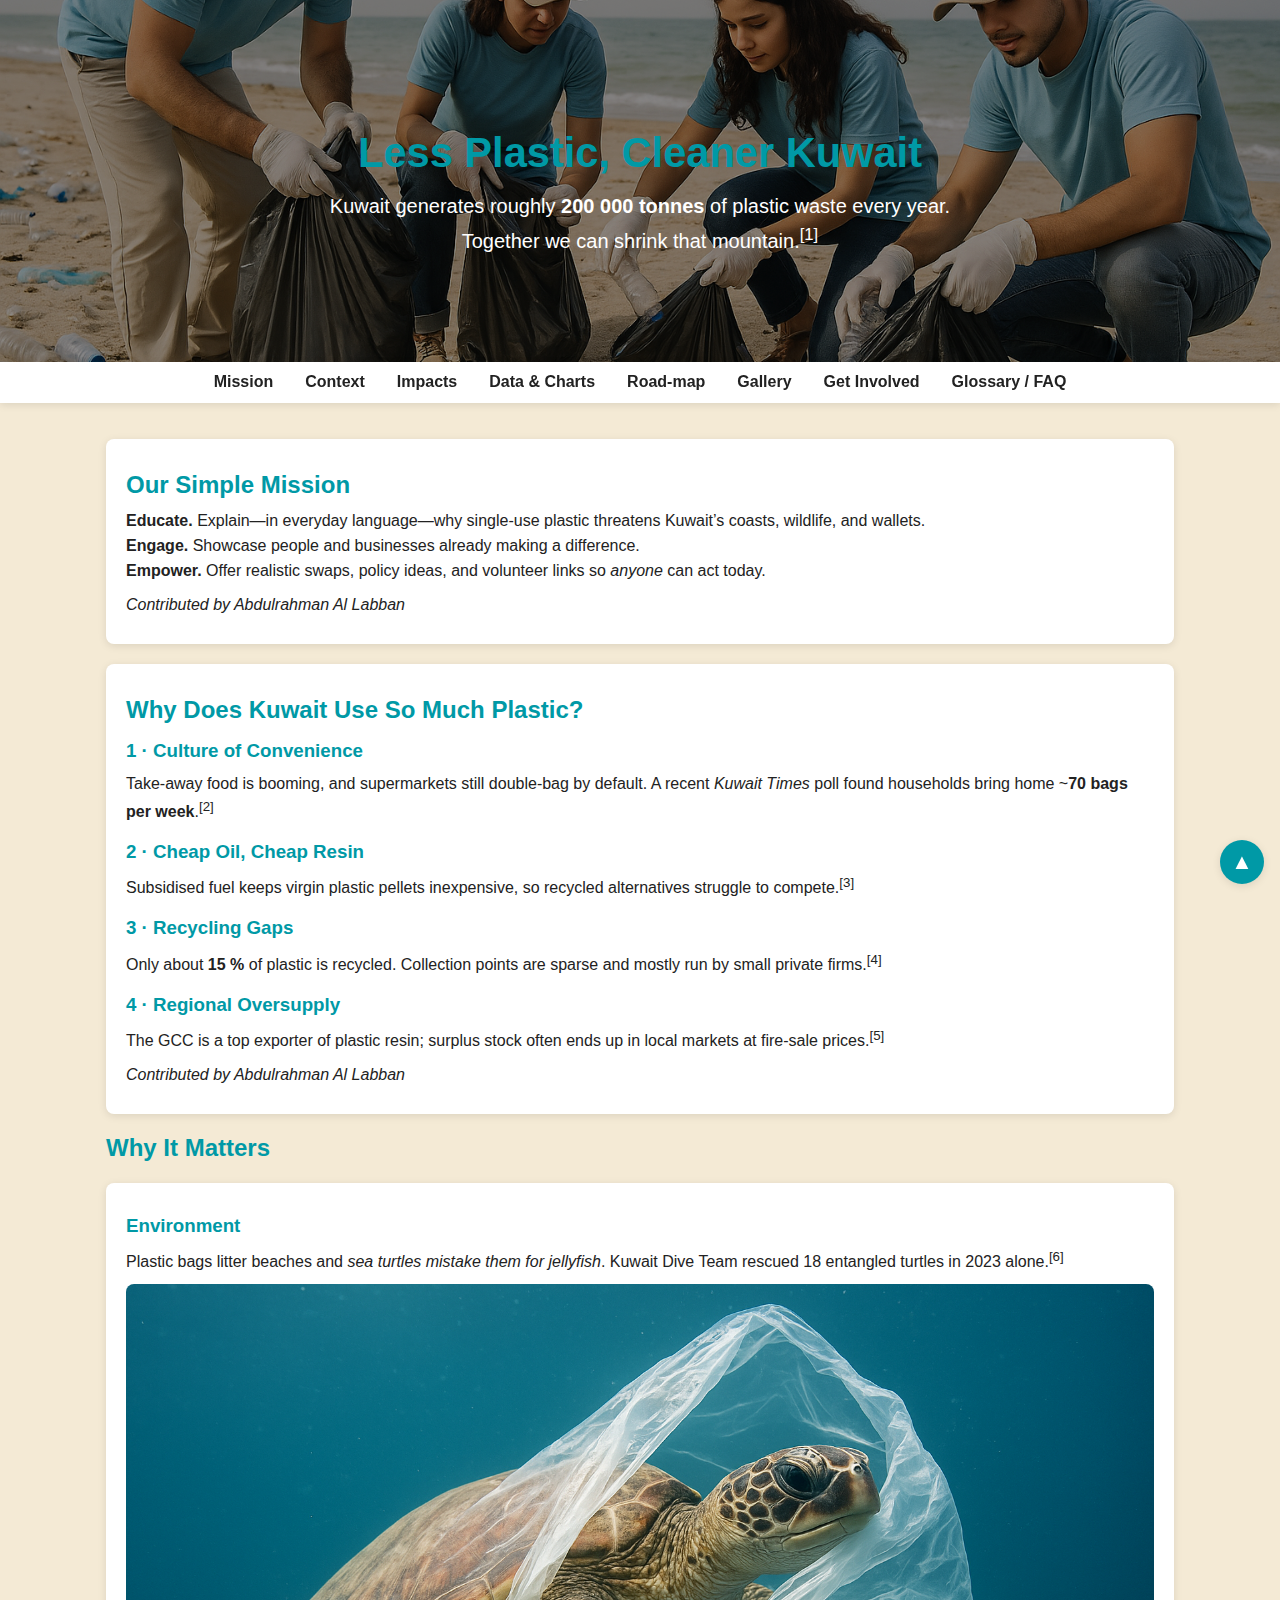
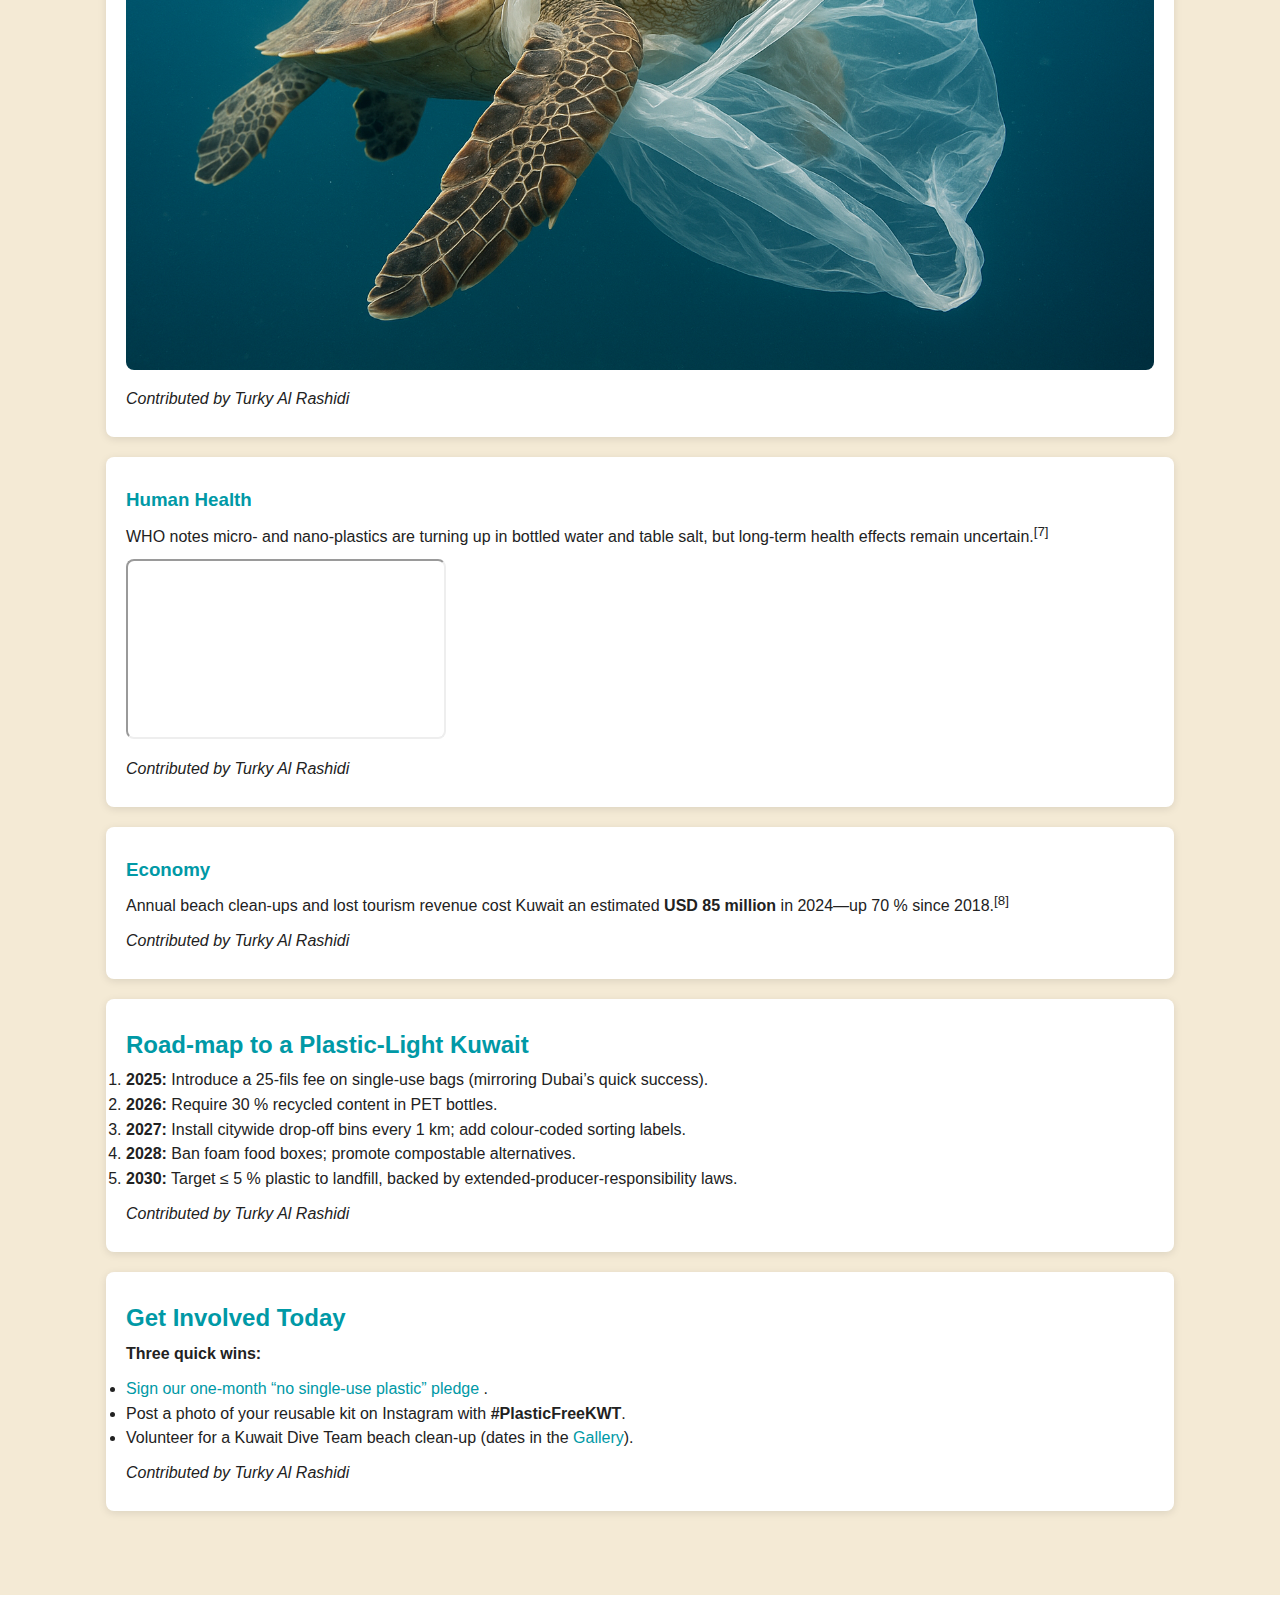
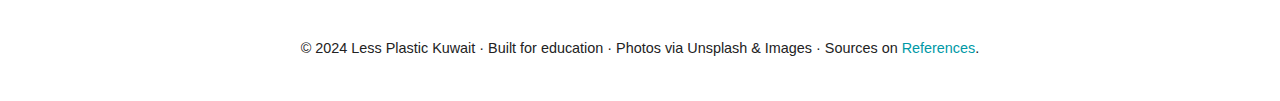
<file: index.html>
<!-- index.html -->
<!DOCTYPE html>
<html lang="en">
<head>
  <meta charset="UTF-8" />
  <meta name="viewport" content="width=device-width,initial-scale=1" />
  <title>Less Plastic, Cleaner Kuwait</title>
  <link rel="stylesheet" href="style.css" />
</head>
<body>

  <!-- HERO BANNER -->
  <header class="hero" id="home">
    <h1>Less Plastic, Cleaner Kuwait</h1>
    <p class="subtitle">
      Kuwait generates roughly <strong>200 000 tonnes</strong> of plastic waste every year.<br>
      Together we can shrink that mountain.<sup>[1]</sup>
    </p>
  </header>

  <!-- NAVIGATION -->
  <nav>
    <ul>
      <li><a href="#mission">Mission</a></li>
      <li><a href="#context">Context</a></li>
      <li><a href="#impacts">Impacts</a></li>
      <li><a href="data.html">Data & Charts</a></li>
      <li><a href="#roadmap">Road-map</a></li>
      <li><a href="gallery.html">Gallery</a></li>
      <li><a href="#get-involved">Get Involved</a></li>
      <li><a href="glossary.html">Glossary / FAQ</a></li>
    </ul>
  </nav>

  <main class="container">

    <!-- Mission -->
    <section id="mission" class="card">
      <h2>Our Simple Mission</h2>
      <p>
        <strong>Educate.</strong> Explain—in everyday language—why single-use plastic threatens Kuwait’s
        coasts, wildlife, and wallets.<br>
        <strong>Engage.</strong> Showcase people and businesses already making a difference.<br>
        <strong>Empower.</strong> Offer realistic swaps, policy ideas, and volunteer links so
        <em>anyone</em> can act today.
      </p>
      <p><em>Contributed by Abdulrahman Al Labban</em></p>
    </section>

    <!-- Context -->
    <section id="context" class="card">
      <h2>Why Does Kuwait Use So Much Plastic?</h2>

      <h3>1 · Culture of Convenience</h3>
      <p>
        Take-away food is booming, and supermarkets still double-bag by default. A recent
        <em>Kuwait Times</em> poll found households bring home ~<strong>70 bags per week</strong>.<sup>[2]</sup>
      </p>

      <h3>2 · Cheap Oil, Cheap Resin</h3>
      <p>
        Subsidised fuel keeps virgin plastic pellets inexpensive, so recycled alternatives struggle to compete.<sup>[3]</sup>
      </p>

      <h3>3 · Recycling Gaps</h3>
      <p>
        Only about <strong>15 %</strong> of plastic is recycled. Collection points are sparse and mostly run
        by small private firms.<sup>[4]</sup>
      </p>

      <h3>4 · Regional Oversupply</h3>
      <p>
        The GCC is a top exporter of plastic resin; surplus stock often ends up in local markets at
        fire-sale prices.<sup>[5]</sup>
      </p>
      <p><em>Contributed by Abdulrahman Al Labban</em></p>
    </section>

    <!-- Impacts -->
    <section id="impacts">
      <h2>Why It Matters</h2>

      <!-- Environment card -->
      <div class="card">
        <h3>Environment</h3>
        <p>
          Plastic bags litter beaches and <em>sea turtles mistake them for jellyfish</em>.
          Kuwait Dive Team rescued 18 entangled turtles in 2023 alone.<sup>[6]</sup>
        </p>
        <!-- Local turtle image -->
        <img
          src="images/Sea turtle entangled in plastic bag.png"
          alt="Sea turtle entangled in a plastic bag"
        >
        <p><em>Contributed by Turky Al Rashidi</em></p>
      </div>

      <!-- Health card -->
      <div class="card">
        <h3>Human Health</h3>
        <p>
          WHO notes micro- and nano-plastics are turning up in bottled water and table salt, but long-term
          health effects remain uncertain.<sup>[7]</sup>
        </p>
        <iframe width="320" height="180"
          src="https://www.youtube.com/embed/_6xlNyWPpB8?rel=0"
          title="What really happens to the plastic you throw away?"
          allowfullscreen>
        </iframe>
        <p><em>Contributed by Turky Al Rashidi</em></p>
      </div>

      <!-- Economy card -->
      <div class="card">
        <h3>Economy</h3>
        <p>
          Annual beach clean-ups and lost tourism revenue cost Kuwait an estimated
          <strong>USD 85 million</strong> in 2024—up 70 % since 2018.<sup>[8]</sup>
        </p>
        <p><em>Contributed by Turky Al Rashidi</em></p>
      </div>
    </section>

    <!-- Road-map -->
    <section id="roadmap" class="card">
      <h2>Road-map to a Plastic-Light Kuwait</h2>
      <ol>
        <li><strong>2025:</strong> Introduce a 25-fils fee on single-use bags (mirroring Dubai’s quick success).</li>
        <li><strong>2026:</strong> Require 30 % recycled content in PET bottles.</li>
        <li><strong>2027:</strong> Install citywide drop-off bins every 1 km; add colour-coded sorting labels.</li>
        <li><strong>2028:</strong> Ban foam food boxes; promote compostable alternatives.</li>
        <li><strong>2030:</strong> Target ≤ 5 % plastic to landfill, backed by extended-producer-responsibility laws.</li>
      </ol>
      <p><em>Contributed by Turky Al Rashidi</em></p>
    </section>

    <!-- Get Involved -->
    <section id="get-involved" class="card">
      <h2>Get Involved Today</h2>
      <p><strong>Three quick wins:</strong></p>
      <ul>
        <li>
          <a href="https://docs.google.com/forms" target="_blank">
            Sign our one-month “no single-use plastic” pledge
          </a>.
        </li>
        <li>
          Post a photo of your reusable kit on Instagram with
          <strong>#PlasticFreeKWT</strong>.
        </li>
        <li>
          Volunteer for a Kuwait Dive Team beach clean-up (dates in the
          <a href="gallery.html">Gallery</a>).
        </li>
      </ul>
      <p><em>Contributed by Turky Al Rashidi</em></p>
    </section>

  </main>

  <!-- FOOTER -->
  <footer>
    <p>
      © 2024 Less Plastic Kuwait · Built for education ·
      Photos via Unsplash & Images · Sources on
      <a href="glossary.html#refs">References</a>.
    </p>
  </footer>

  <!-- SCROLL TO TOP -->
  <button class="scroll-top" onclick="window.scrollTo({top:0,behavior:'smooth'})">▲</button>

</body>
</html>
</file>
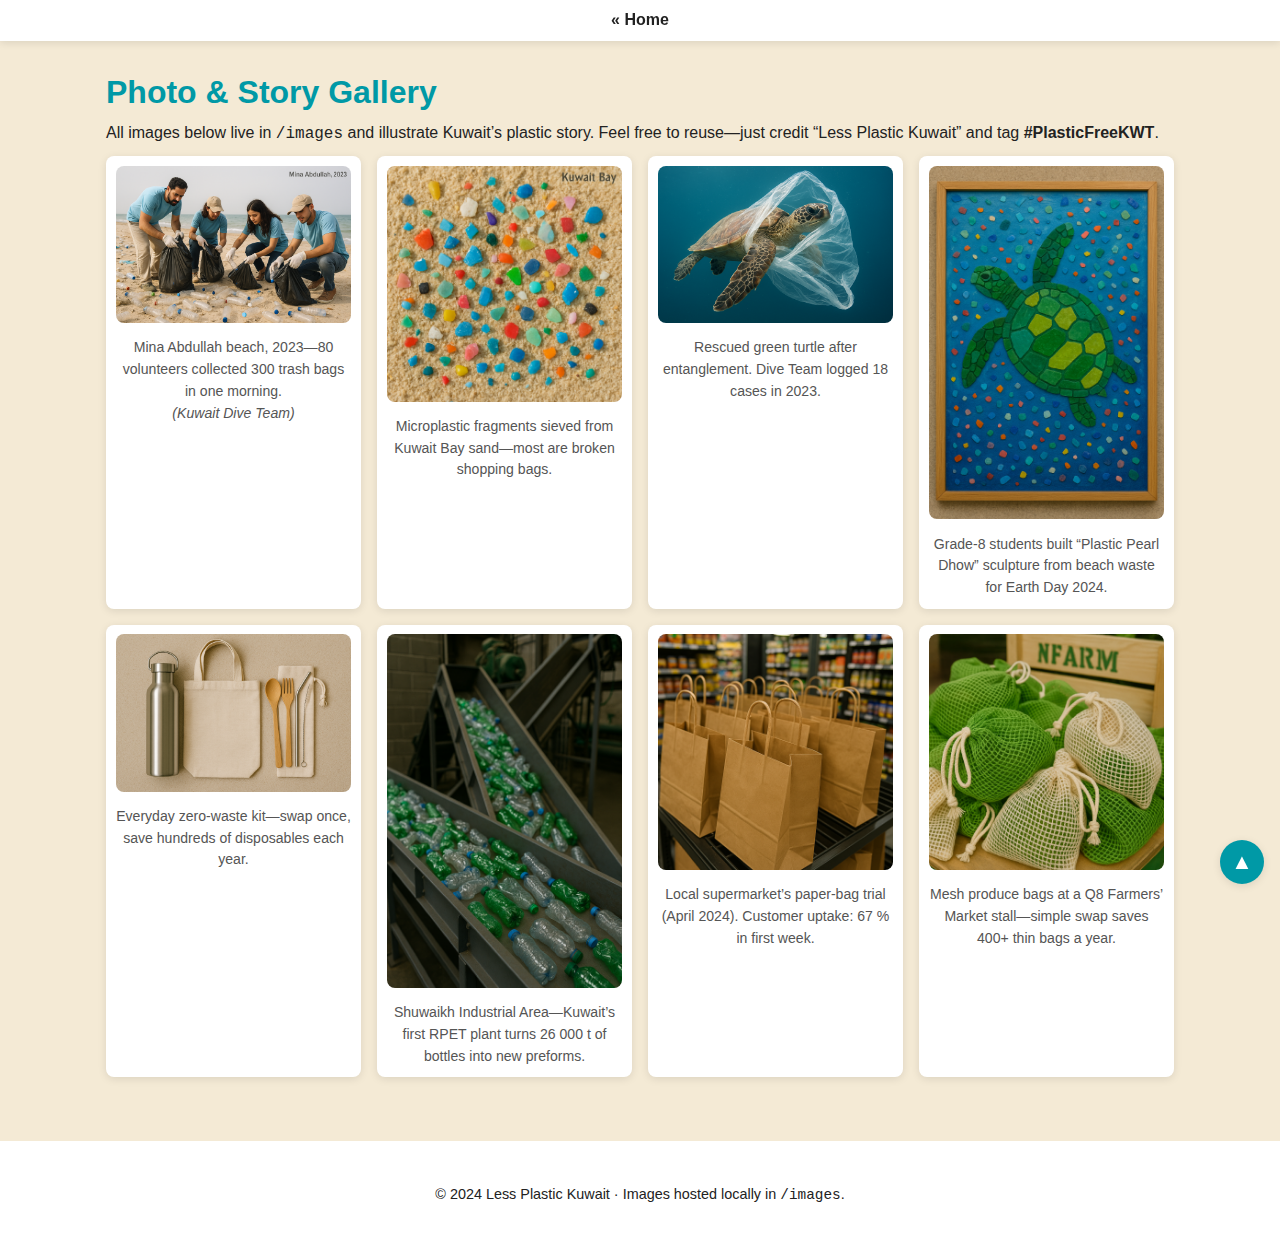
<file: gallery.html>
<!DOCTYPE html>
<html lang="en">
<head>
  <meta charset="UTF-8" />
  <meta name="viewport" content="width=device-width,initial-scale=1" />
  <title>Gallery | Less Plastic Kuwait</title>

  <link rel="stylesheet" href="style.css" />
  <style>
  /* responsive image grid */
  .grid {
    display: grid;
    gap: 1rem;
    grid-template-columns: repeat(auto-fit, minmax(250px, 1fr));
  }
  figure {
    background: var(--white);
    padding: .6rem;
    border-radius: var(--radius);
    box-shadow: var(--shadow);
  }
  figcaption {
    font-size: .88rem;
    color: #555;
    margin-top: .4rem;
    text-align: center;
  }
  </style>
</head>
<body>

  <!-- NAV BACK TO HOME -->
  <nav>
    <ul><li><a href="index.html">&laquo; Home</a></li></ul>
  </nav>

  <main class="container">
    <h1>Photo & Story Gallery</h1>
    <p>
      All images below live in <code>/images</code> and illustrate Kuwait’s plastic story.
      Feel free to reuse—just credit “Less Plastic Kuwait” and tag <strong>#PlasticFreeKWT</strong>.
    </p>

    <div class="grid">

      <!-- 1: Beach cleanup -->
      <figure>
        <img src="images/Volunteers collecting bottles on Mina Abdullah beach.png"
             alt="Volunteers collecting bottles on Mina Abdullah beach">
        <figcaption>
          Mina Abdullah beach, 2023—80 volunteers collected 300 trash bags in one morning.<br>
          <em>(Kuwait Dive Team)</em>
        </figcaption>
      </figure>

      <!-- 2: Microplastics close-up -->
      <figure>
        <img src="images/Close-up of colourful microplastic fragments in Kuwait Bay sand.png"
             alt="Close-up of colourful microplastic fragments in Kuwait Bay sand">
        <figcaption>
          Microplastic fragments sieved from Kuwait Bay sand—most are broken shopping bags.
        </figcaption>
      </figure>

      <!-- 3: Entangled turtle -->
      <figure>
        <img src="images/Sea turtle entangled in plastic bag.png"
             alt="Sea turtle entangled in a plastic bag">
        <figcaption>
          Rescued green turtle after entanglement. Dive Team logged 18 cases in 2023.
        </figcaption>
      </figure>

      <!-- 4: Student art -->
      <figure>
        <img src="images/School art project made from cleaned ocean plastics.png"
             alt="School art project made from cleaned ocean plastics">
        <figcaption>
          Grade-8 students built “Plastic Pearl Dhow” sculpture from beach waste for Earth Day 2024.
        </figcaption>
      </figure>

      <!-- 5: Reusable kit -->
      <figure>
        <img src="images/Everyday zero-waste kit steel bottle tote cutlery.png"
             alt="Everyday zero-waste kit: steel bottle, tote, cutlery">
        <figcaption>
          Everyday zero-waste kit—swap once, save hundreds of disposables each year.
        </figcaption>
      </figure>

      <!-- 6: RPET factory -->
      <figure>
        <img src="images/PET bottle recycling line.png"
             alt="PET bottle recycling line in factory">
        <figcaption>
          Shuwaikh Industrial Area—Kuwait’s first RPET plant turns 26 000 t of bottles into new preforms.
        </figcaption>
      </figure>

      <!-- 7: Paper bag pilot -->
      <figure>
        <img src="images/Paper shopping bags at Kuwait City supermarket.png"
             alt="Paper shopping bags at Kuwait City supermarket">
        <figcaption>
          Local supermarket’s paper-bag trial (April 2024). Customer uptake: 67 % in first week.
        </figcaption>
      </figure>

      <!-- 8: Produce mesh bags -->
      <figure>
        <img src="images/Mesh produce bags at Q8 farmer’s market.png"
             alt="Mesh produce bags at Q8 farmer’s market">
        <figcaption>
          Mesh produce bags at a Q8 Farmers’ Market stall—simple swap saves 400+ thin bags a year.
        </figcaption>
      </figure>

    </div>
  </main>

  <footer>
    <p>© 2024 Less Plastic Kuwait · Images hosted locally in <code>/images</code>.</p>
  </footer>

  <button class="scroll-top" onclick="window.scrollTo({top:0,behavior:'smooth'})">▲</button>
</body>
</html>
</file>
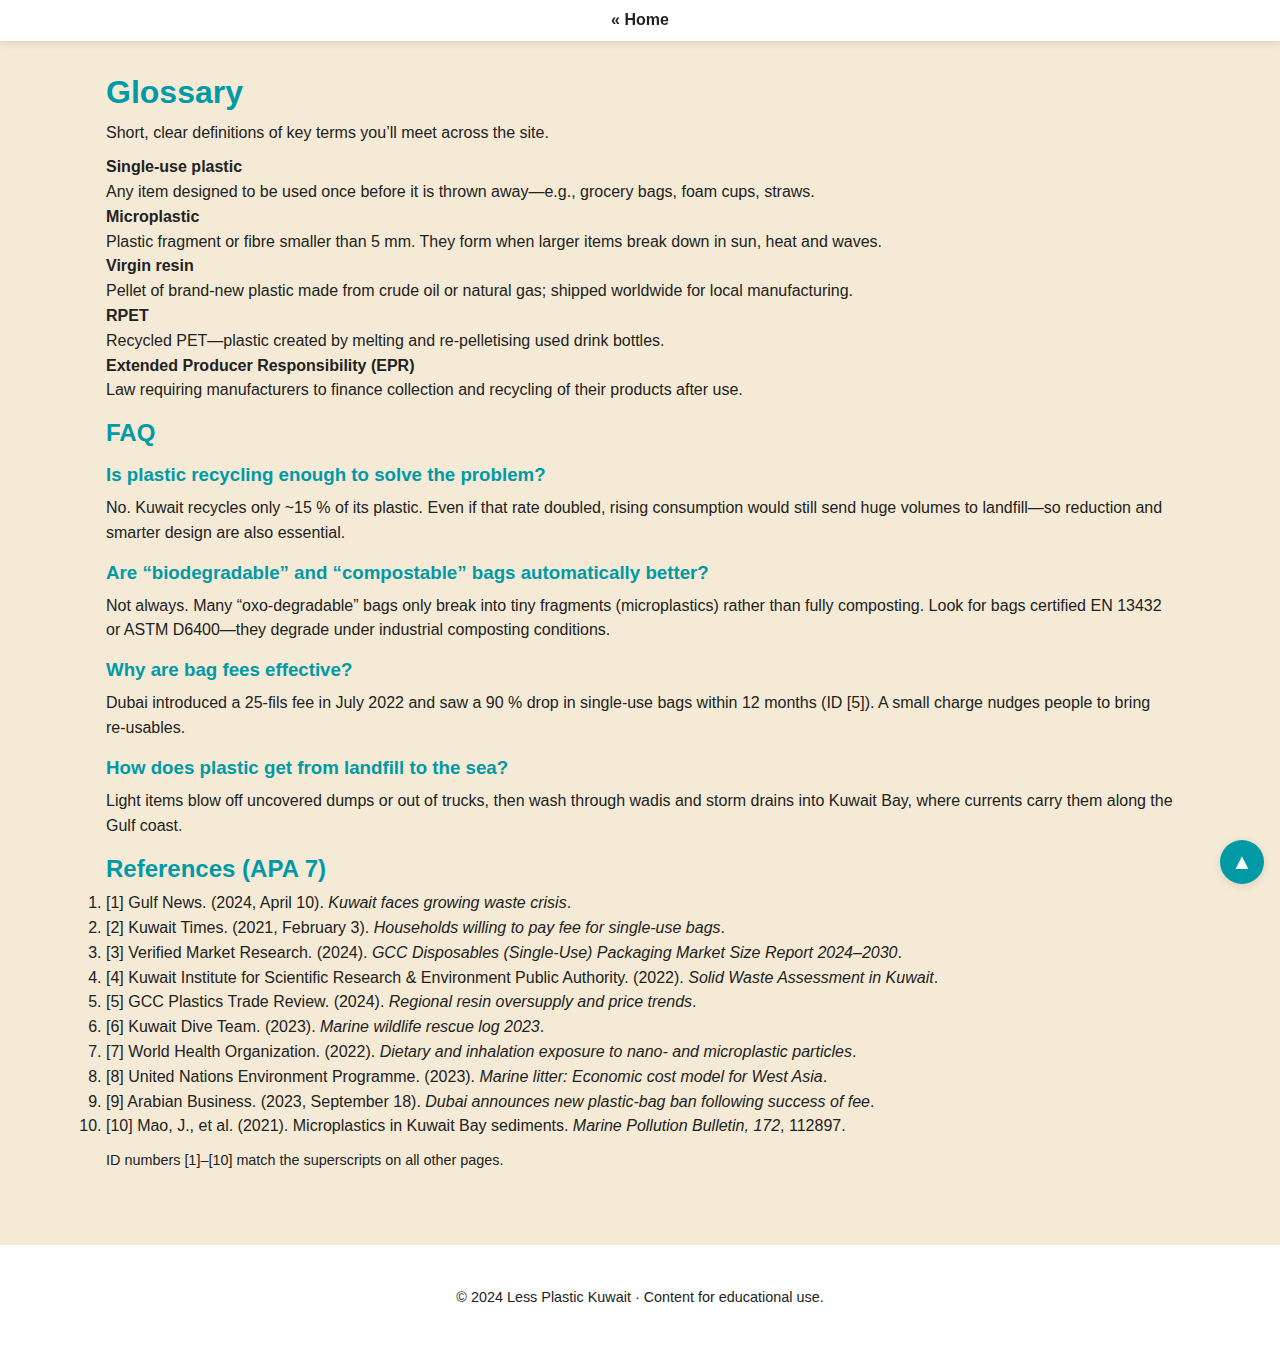
<file: glossary.html>
<!DOCTYPE html><html lang="en">
<head>
<meta charset="UTF-8" />
<meta name="viewport" content="width=device-width,initial-scale=1" />
<title>Glossary & References | Less Plastic Kuwait</title>

<link rel="stylesheet" href="style.css" />
</head>
<body>

<!-- SIMPLE NAV BACK TO HOME -->
<nav><ul><li><a href="index.html">&laquo; Home</a></li></ul></nav>

<main class="container">
<h1>Glossary</h1>
<p>Short, clear definitions of key terms you’ll meet across the site.</p>

<dl>
  <dt><strong>Single-use plastic</strong></dt>
  <dd>Any item designed to be used once before it is thrown away—e.g., grocery bags, foam cups, straws.</dd>

  <dt><strong>Microplastic</strong></dt>
  <dd>Plastic fragment or fibre smaller than 5 mm. They form when larger items break down in sun, heat and waves.</dd>

  <dt><strong>Virgin resin</strong></dt>
  <dd>Pellet of brand-new plastic made from crude oil or natural gas; shipped worldwide for local manufacturing.</dd>

  <dt><strong>RPET</strong></dt>
  <dd>Recycled PET—plastic created by melting and re-pelletising used drink bottles.</dd>

  <dt><strong>Extended Producer Responsibility (EPR)</strong></dt>
  <dd>Law requiring manufacturers to finance collection and recycling of their products after use.</dd>
</dl>

<!-- =================== FAQ =================== -->
<h2>FAQ</h2>

<h3>Is plastic recycling enough to solve the problem?</h3>
<p>No. Kuwait recycles only ~15 % of its plastic. Even if that rate doubled, rising consumption would still send huge volumes to landfill—so reduction and smarter design are also essential.</p>

<h3>Are “biodegradable” and “compostable” bags automatically better?</h3>
<p>Not always. Many “oxo-degradable” bags only break into tiny fragments (microplastics) rather than fully composting. Look for bags certified EN 13432 or ASTM D6400—they degrade under industrial composting conditions.</p>

<h3>Why are bag fees effective?</h3>
<p>Dubai introduced a 25-fils fee in July 2022 and saw a 90 % drop in single-use bags within 12 months (ID [5]). A small charge nudges people to bring re-usables.</p>

<h3>How does plastic get from landfill to the sea?</h3>
<p>Light items blow off uncovered dumps or out of trucks, then wash through wadis and storm drains into Kuwait Bay, where currents carry them along the Gulf coast.</p>

<!-- =================== REFERENCES =================== -->
<h2 id="refs">References (APA 7)</h2>
<ol>
  <li id="r1">[1] Gulf News. (2024, April 10). <em>Kuwait faces growing waste crisis</em>.</li>
  <li id="r2">[2] Kuwait Times. (2021, February 3). <em>Households willing to pay fee for single-use bags</em>.</li>
  <li id="r3">[3] Verified Market Research. (2024). <em>GCC Disposables (Single-Use) Packaging Market Size Report 2024–2030</em>.</li>
  <li id="r4">[4] Kuwait Institute for Scientific Research & Environment Public Authority. (2022). <em>Solid Waste Assessment in Kuwait</em>.</li>
  <li id="r5">[5] GCC Plastics Trade Review. (2024). <em>Regional resin oversupply and price trends</em>.</li>
  <li id="r6">[6] Kuwait Dive Team. (2023). <em>Marine wildlife rescue log 2023</em>.</li>
  <li id="r7">[7] World Health Organization. (2022). <em>Dietary and inhalation exposure to nano- and microplastic particles</em>.</li>
  <li id="r8">[8] United Nations Environment Programme. (2023). <em>Marine litter: Economic cost model for West Asia</em>.</li>
  <li id="r9">[9] Arabian Business. (2023, September 18). <em>Dubai announces new plastic-bag ban following success of fee</em>.</li>
  <li id="r10">[10] Mao, J., et al. (2021). Microplastics in Kuwait Bay sediments. <em>Marine Pollution Bulletin, 172</em>, 112897.</li>
</ol>
<p style="font-size:.9rem">ID numbers [1]–[10] match the superscripts on all other pages.</p>
</main>

<footer>
  <p>© 2024 Less Plastic Kuwait · Content for educational use.</p>
</footer>

<button class="scroll-top" onclick="window.scrollTo({top:0,behavior:'smooth'})">▲</button>
</body>
</html>
</file>
<file: style.css>
/* style.css */
/* -------------------------------------------------
   Less Plastic, Cleaner Kuwait  ·  GLOBAL THEME
   ------------------------------------------------- */

   :root{
    --aqua:#0099a6;          /* brand colour */
    --sand:#f4ead5;          /* warm background */
    --ink:#222;              /* body text */
    --white:#fff;
    --shadow:0 2px 8px rgba(0,0,0,.10);
    --radius:8px;
    --max:1100px;
  }
  
  /* ---------- Reset & base ---------- */
  *{box-sizing:border-box;margin:0;padding:0;}
  html{scroll-behavior:smooth;}
  body{
    background:var(--sand);
    color:var(--ink);
    font:16px/1.55 Arial,Helvetica,sans-serif;
  }
  img,video,iframe{max-width:100%;border-radius:var(--radius);}
  h1,h2,h3{color:var(--aqua);line-height:1.2;margin:1rem 0 .5rem;}
  p{margin:.6rem 0;}
  a{color:var(--aqua);text-decoration:none;}
  a:hover{text-decoration:underline;}
  
  /* ---------- Layout helpers ---------- */
  .container{max-width:var(--max);margin:auto;padding:1rem;}
  .card{
    background:var(--white);
    padding:1rem 1.25rem;
    border-radius:var(--radius);
    box-shadow:var(--shadow);
    margin:1.25rem 0;
  }
  
  /* ---------- Hero banner ---------- */
  header.hero{
    background:url("images/Volunteers collecting bottles on Mina Abdullah beach.png") center/cover;
    color:var(--white);
    text-align:center;
    padding:7rem 1rem 6rem;
    position:relative;
  }
  header.hero::after{          /* translucent overlay for readability */
    content:"";position:absolute;inset:0;
    background:rgba(0,0,0,.45);
  }
  header.hero>*{position:relative;z-index:1;}
  header.hero h1{font-size:2.6rem;}
  header.hero .subtitle{font-size:1.25rem;margin-top:.8rem;}
  
  /* ---------- Navigation bar ---------- */
  nav{
    background:var(--white);
    box-shadow:var(--shadow);
    position:sticky;top:0;z-index:99;
  }
  nav ul{display:flex;flex-wrap:wrap;justify-content:center;list-style:none;}
  nav li{margin:.5rem 1rem;}
  nav a{font-weight:bold;color:var(--ink);}
  nav a:hover{color:var(--aqua);}
  
  /* ---------- Tables ---------- */
  table{width:100%;border-collapse:collapse;margin:1rem 0;}
  th,td{border:1px solid #d0d0d0;padding:.6rem;text-align:center;}
  th{background:var(--aqua);color:var(--white);}
  
  /* ---------- Chart containers ---------- */
  canvas{display:block;margin:auto;max-width:640px;height:160px !important;} /* tidy compact charts */
  .chart-box{padding:1rem 0;}
  .chart-caption{
    font-size:.9rem;
    color:#555;
    margin-top:.3rem;
    text-align:center;
  }
  
  /* ---------- Footer ---------- */
  footer{
    background:var(--white);
    text-align:center;
    padding:2rem 1rem;
    margin-top:3rem;
    font-size:.9rem;
  }
  
  /* ---------- Scroll-to-top button ---------- */
  .scroll-top{
    position:fixed;
    right:1rem;bottom:1rem;
    width:44px;height:44px;
    border:none;border-radius:50%;
    background:var(--aqua);color:var(--white);
    font-size:1.35rem;cursor:pointer;
    box-shadow:var(--shadow);
  }
  
  /* ---------- Responsive tweaks ---------- */
  @media(max-width:700px){
    header.hero{padding:5.5rem 1rem;}
    header.hero h1{font-size:2rem;}
    header.hero .subtitle{font-size:1.05rem;}
    nav ul{flex-direction:column;align-items:center;}
    nav li{margin:.35rem 0;}
  }
</file>
